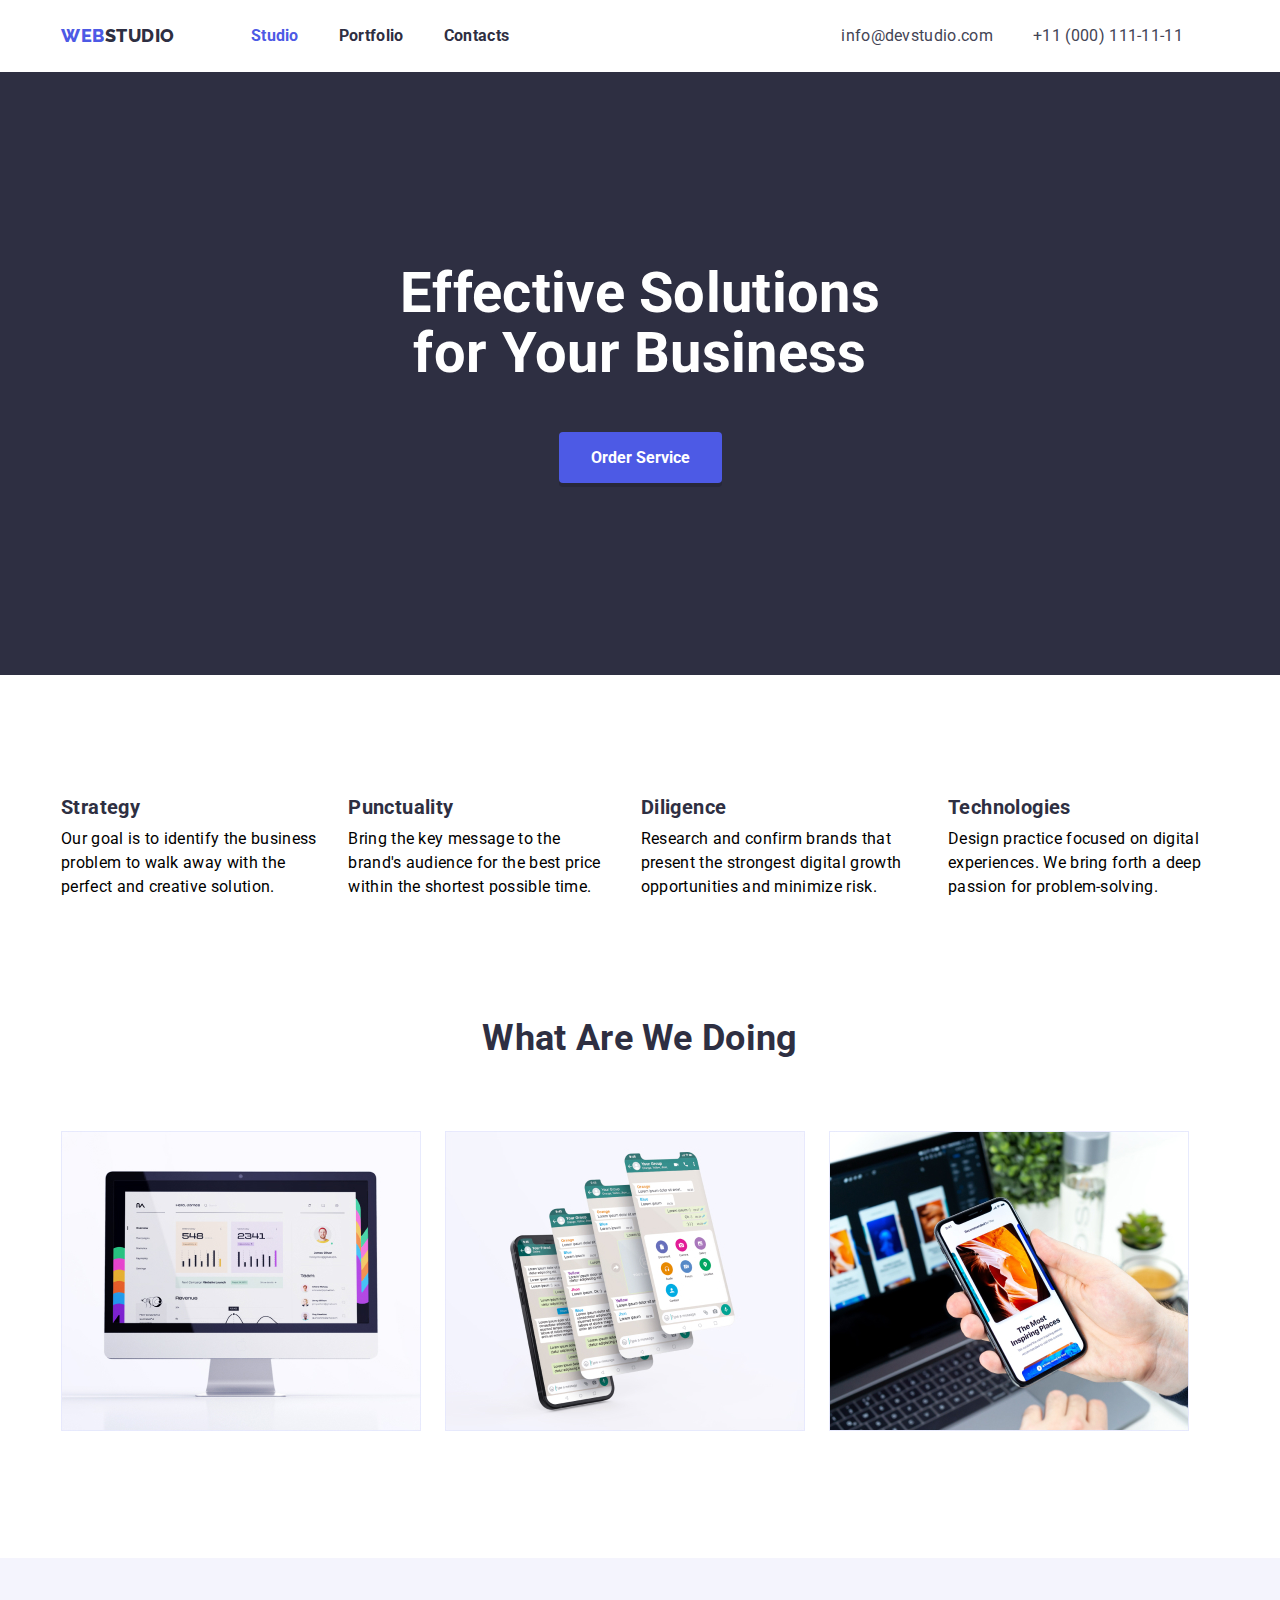
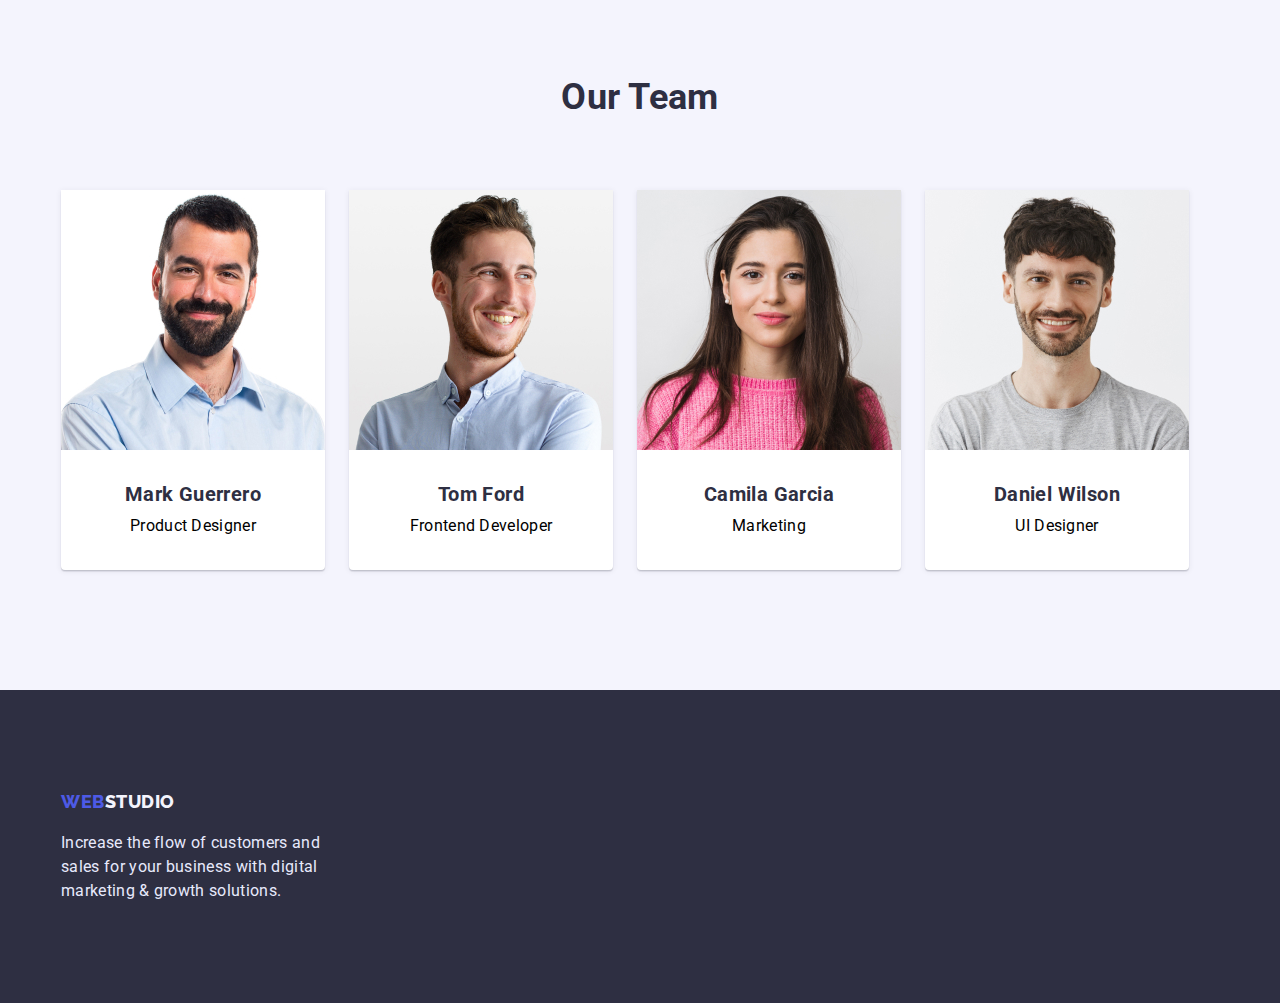
<file: index.html>
<!DOCTYPE html>
<html lang="en">
<head>
    <meta charset="UTF-8">
    <meta http-equiv="X-UA-Compatible" content="IE=edge">
    <meta name="viewport" content="width=device-width, initial-scale=1.0">
    <title>WEBSTUDIO</title>
    <link rel="preconnect" href="https://fonts.googleapis.com">
    <link rel="preconnect" href="https://fonts.gstatic.com" crossorigin>
    <link href="https://fonts.googleapis.com/css2?family=Raleway:wght@800&family=Roboto:wght@400;700&display=swap"
        rel="stylesheet">
    <link rel="stylesheet" href="https://cdnjs.cloudflare.com/ajax/libs/modern-normalize/1.1.0/modern-normalize.min.css">
    <link rel="stylesheet" href="./css/styles.css">
</head>
<body>

<!--HEADER-->

    <header class="page-header">
        <div class="container main-nav">
            <a href="./index.html" class="logo"> <span class="logo-accent">WEB</span>STUDIO</a>
            <nav>
                <ul class="site-nav list">
                    <li class="item"><a href="./index.html" class="link current">Studio</a></li>
                    <li class="item"><a href="./portfolio.html" class="link">Portfolio</a></li>
                    <li class="item"><a href="" class="link">Contacts</a></li>
                </ul>
            </nav>
            
            <ul class="site-contacts list">
                <li class="item"><a href="mailto:info@devstudio.com" class="link">info@devstudio.com</a></li>
                <li class="item"><a href="tel:+11(000)1111111" class="link">+11 (000) 111-11-11</a></li>
            </ul>
        </div> 
    </header>

    <!--MAIN-->

    <main>

        <!--Hero-->

         <section class="hero">
            <div class="container">
                <h1 class="hero-title">Effective Solutions<br> for Your Business</h1>
                <button class="hero-btn">Order Service</button>
            </div> 
        </section>

        <!--Benefits-->

        <section class="benefits">
            <div class="container">
                <h2 class="visually-hidden">Benefits</h2>
                <ul class="benefits-list list">
                    <li class="item">
                        <h3 class="title">Strategy</h3>
                        <p class="description">Our goal is to identify the business problem to walk away with the perfect and creative
                            solution.</p>
                    </li>
                    <li class="item">
                        <h3 class="title">Punctuality</h3>
                        <p class="description">Bring the key message to the brand's audience for the best price within the shortest
                            possible time.</p>
                    </li>
                    <li class="item">
                        <h3 class="title">Diligence</h3>
                        <p class="description">Research and confirm brands that present the strongest digital growth opportunities and
                            minimize risk.</p>
                    </li>
                    <li class="item">
                        <h3 class="title">Technologies</h3>
                        <p class="description">Design practice focused on digital experiences. We bring forth a deep passion for
                            problem-solving.</p>
                    </li>
                </ul>
            </div>
        </section>

        <!--Project examples-->

        <section class="projects">
            <div class="container">
                <h2 class="projects-title">What Are We Doing</h2>
                <ul class="projects-list list">
                    <li class="item"><img src="./images/photo-1.jpg" alt="Monitor" width="360" height="300"></li>
                    <li class="item"><img src="./images/photo-2.jpg" alt="Cellphone" width="360" height="300"></li>
                    <li class="item"><img src="./images/photo-3.jpg" alt="Laptop and cellphone" width="360" height="300"></li>
                </ul>
            </div>
        </section>

        <!--Team-->

        <section class="team">
            <div class="container">
                <h2 class="team-title">Our Team</h2>
                <ul class="team-list list">
                    <li class="team-item">
                        <img class="team-img" src="./images/img-1.jpg" alt="Product Designer photo" width="264" height="260"> 
                        <div class="card-text">
                            <h3 class="title">Mark Guerrero</h3>
                            <p class="description">Product Designer</p>
                        </div>
                
                    </li>
                    <li class="team-item">
                        <img class="team-img" src="./images/img-2.jpg" alt="Frontend Developer photo" width="264" height="260">
                        <div class="card-text">
                            <h3 class="title">Tom Ford</h3>
                            <p class="description">Frontend Developer</p>
                        </div>
                    </li>
                    <li class="team-item">
                        <img class="team-img" src="./images/img-3.jpg" alt="Marketing photo" width="264" height="260">
                        <div class="card-text">
                            <h3 class="title">Camila Garcia</h3>
                            <p class="description">Marketing</p>
                        </div>
                    </li>
                    <li class="team-item">
                        <img class="team-img" src="./images/img-4.jpg" alt="UI Designer photo" width="264" height="260">
                        <div class="card-text">
                            <h3 class="title">Daniel Wilson</h3>
                            <p class="description">UI Designer</p>
                        </div>
                    </li>
                </ul>
            </div>
        </section>
    </main>

    <!--FOOTER-->

    <footer class="ftr">
        <div class="container">
            <a href="./index.html" class="logo"> <span class="logo-accent">WEB</span><span class="logo-ftr">STUDIO</span></a>
            <p class="ftr-text">Increase the flow of customers and sales for your business with digital marketing & growth solutions.</p>
        </div>
    </footer>

</body>
</html>
</file>
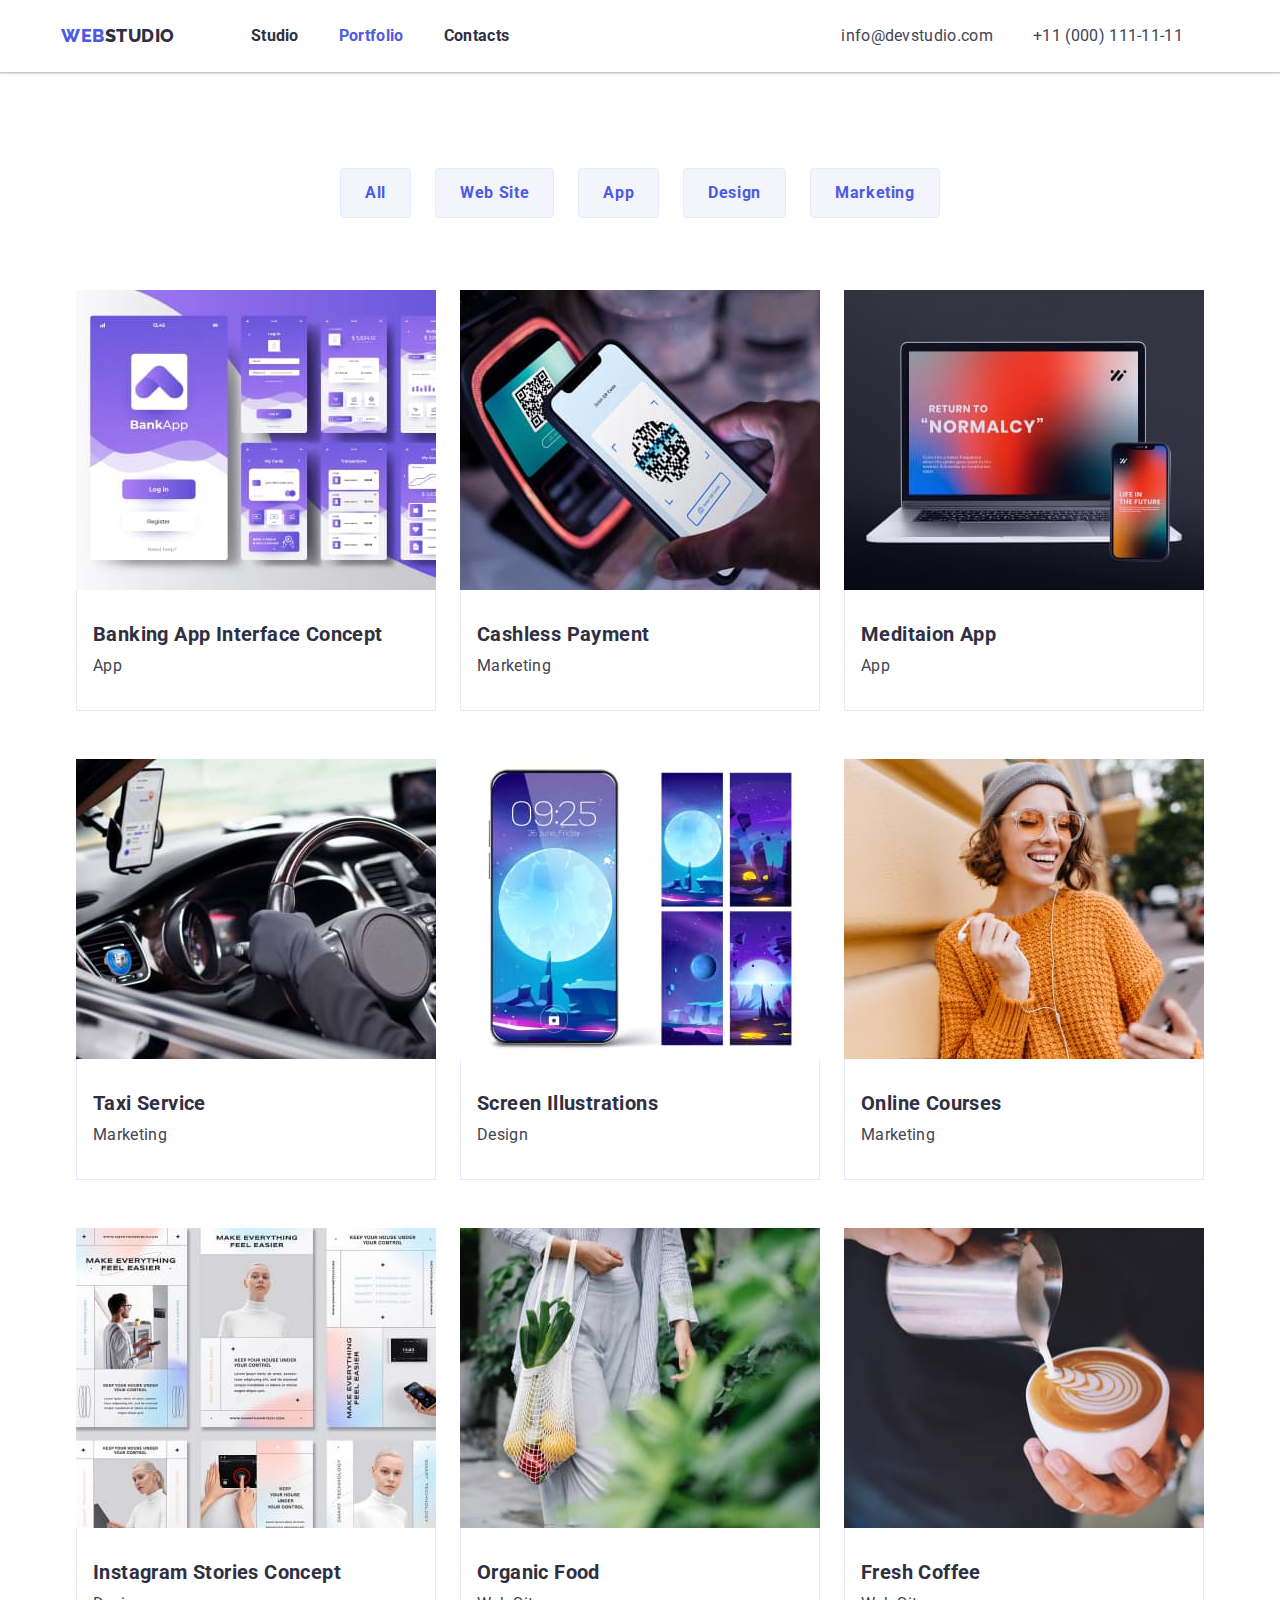
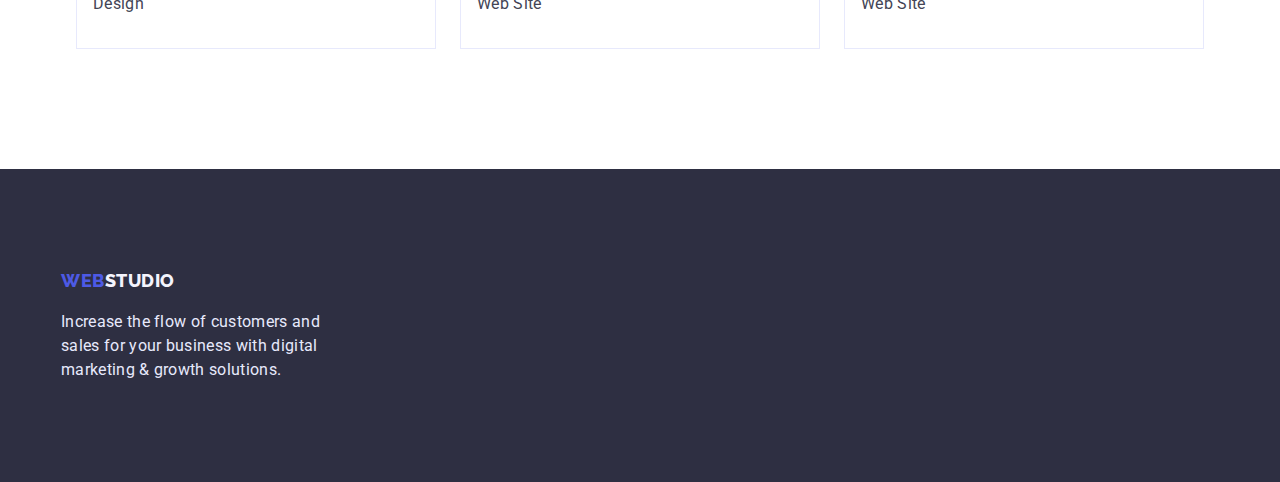
<file: portfolio.html>
<!DOCTYPE html>
<html lang="en">
<head>
    <meta charset="UTF-8">
    <meta http-equiv="X-UA-Compatible" content="IE=edge">
    <meta name="viewport" content="width=device-width, initial-scale=1.0">
    <title>Portfolio</title>
    <link rel="preconnect" href="https://fonts.googleapis.com">
    <link rel="preconnect" href="https://fonts.gstatic.com" crossorigin>
    <link href="https://fonts.googleapis.com/css2?family=Raleway:wght@800&family=Roboto:wght@400;700&display=swap"
        rel="stylesheet">
    <link rel="stylesheet" href="https://cdnjs.cloudflare.com/ajax/libs/modern-normalize/1.1.0/modern-normalize.min.css">
    <link rel="stylesheet" href="./css/styles.css">
</head>
<body>

    <!--HEADER-->
    
    <header class="page-header">
        <div class="container main-nav">
            <a href="./index.html" class="logo"> <span class="logo-accent">WEB</span>STUDIO</a>
            <nav>
                <ul class="site-nav list">
                    <li class="item"><a href="./index.html" class="link">Studio</a></li>
                    <li class="item"><a href="./portfolio.html" class="link current">Portfolio</a></li>
                    <li class="item"><a href="" class="link">Contacts</a></li>
                </ul>
            </nav>
    
            <ul class="site-contacts list">
                <li class="item"><a href="mailto:info@devstudio.com" class="link">info@devstudio.com</a></li>
                <li class="item"><a href="tel:+11(000)1111111" class="link">+11 (000) 111-11-11</a></li>
            </ul>
        </div>
    </header>
    
<!--PORTFOLIO-->

    <main>
          
        <section class="portfolio">
            <div class="container">
                <h1 class="visually-hidden">Portfolio</h1>
                
                <!--POPRTGOLIO BUTTONS-->
                
                <!-- <h2 class="visually-hidden">Project Types</h2> -->
                <ul class="btn-list list">
                    <li class="item"><button type="button" class="portfolio-btn">All</button></li>
                    <li class="item"><button type="button" class="portfolio-btn">Web Site</button></li>
                    <li class="item"><button type="button" class="portfolio-btn">App</button></li>
                    <li class="item"><button type="button" class="portfolio-btn">Design</button></li>
                    <li class="item"><button type="button" class="portfolio-btn">Marketing</button></li>
                </ul>
                
                <!--PROJECTS LIST-->
                
                <!-- <h2 class="visually-hidden">Projects List</h2> -->
                <ul class="project-list list">
                    <li class="portfolio-project">
                        <a href="">
                            <img class="portfolio-img" src="./images/project-1.jpg" alt="Banking App" width="360px" height="300px">
                            <div class="project-text">
                                <h3 class="title">Banking App Interface Concept</h3>
                                <p class="project-type">App</p>
                            </div>
                            <!-- <p class="project-description">14 Stylish and User-Friendly App Design Concepts · Task Manager App · Calorie Tracker App · Exotic Fruit
                                            Ecommerce
                                            App ·
                                            Cloud Storage App</p> -->
                        </a>
                    </li>
                    <li class="portfolio-project">
                        <a href="">
                            <img class="portfolio-img" src="./images/project-2.jpg" alt="Cellphone with QR code reader" width="360px" height="300px">
                            <div class="project-text">
                                <h3 class="title">Cashless Payment</h3>
                                <p class="project-type">Marketing</p>
                            </div>
                            <!-- <p class="project-description">14 Stylish and User-Friendly App Design Concepts · Task Manager App · Calorie Tracker App · Exotic Fruit
                                            Ecommerce
                                            App ·
                                            Cloud Storage App</p> -->
                        </a>
                    </li>
                    <li class="portfolio-project">
                        <a href="">
                            <img class="portfolio-img" src="./images/project-3.jpg" alt="Laptop and cellphone" width="360px" height="300px">
                            <div class="project-text">
                                <h3 class="title">Meditaion App</h3>
                                <p class="project-type">App</p>
                            </div>
                            <!-- <p class="project-description">14 Stylish and User-Friendly App Design Concepts · Task Manager App · Calorie Tracker App · Exotic Fruit
                                            Ecommerce
                                            App ·
                                            Cloud Storage App</p> -->
                        </a>
                    </li>
                    <li class="portfolio-project">
                        <a href="">
                            <img class="portfolio-img" src="./images/project-4.jpg" alt="Car interior" width="360px" height="300px">
                            <div class="project-text">
                                <h3 class="title">Taxi Service</h3>
                                <p class="project-type">Marketing</p>
                            </div>
                            <!-- <p class="project-description">14 Stylish and User-Friendly App Design Concepts · Task Manager App · Calorie Tracker App · Exotic Fruit
                                            Ecommerce
                                            App ·
                                            Cloud Storage App</p> -->
                        </a>
                    </li>
                    <li class="portfolio-project">
                        <a href="">
                            <img class="portfolio-img" src="./images/project-5.jpg" alt="Cellphone screens" width="360px" height="300px">
                            <div class="project-text">
                                <h3 class="title">Screen Illustrations</h3>
                                <p class="project-type">Design</p>
                            </div>
                            <!-- <p class="project-description">14 Stylish and User-Friendly App Design Concepts · Task Manager App · Calorie Tracker App · Exotic Fruit
                                            Ecommerce
                                            App ·
                                            Cloud Storage App</p> -->
                        </a>
                    </li>
                    <li class="portfolio-project">
                        <a href="">
                            <img class="portfolio-img" src="./images/project-6.jpg" alt="Woman with a cellphone" width="360px" height="300px">
                            <div class="project-text">
                                <h3 class="title">Online Courses</h3>
                                <p class="project-type">Marketing</p>
                            </div>
                            <!-- <p class="project-description">14 Stylish and User-Friendly App Design Concepts · Task Manager App · Calorie Tracker App · Exotic Fruit
                                            Ecommerce
                                            App ·
                                            Cloud Storage App</p> -->
                        </a>
                    </li>
                    <li class="portfolio-project">
                        <a href="">
                            <img class="portfolio-img" src="./images/project-7.jpg" alt="Instagram pages" width="360px" height="300px">
                            <div class="project-text">
                                <h3 class="title">Instagram Stories Concept</h3>
                                <p class="project-type">Design</p>
                            </div>
                            <!-- <p class="project-description">14 Stylish and User-Friendly App Design Concepts · Task Manager App · Calorie Tracker App · Exotic Fruit
                                            Ecommerce
                                            App ·
                                            Cloud Storage App</p> -->
                        </a>
                    </li>
                    <li class="portfolio-project">
                        <a href="">
                            <img class="portfolio-img" src="./images/project-8.jpg" alt="Woman with fruit and vegetables" width="360px" height="300px">
                            <div class="project-text">
                                <h3 class="title">Organic Food</h3>
                                <p class="project-type">Web Site</p>
                            </div>
                            <!-- <p class="project-description">14 Stylish and User-Friendly App Design Concepts · Task Manager App · Calorie Tracker App · Exotic Fruit
                                            Ecommerce
                                            App ·
                                            Cloud Storage App</p> -->
                        </a>
                    </li>
                    <li class="portfolio-project">
                        <a href="">
                            <img class="portfolio-img" src="./images/project-9.jpg" alt="Barista is making coffee" width="360px" height="300px">
                            <div class="project-text">
                                <h3 class="title">Fresh Coffee</h3>
                                <p class="project-type">Web Site</p>
                            </div>
                            <!-- <p class="project-description">14 Stylish and User-Friendly App Design Concepts · Task Manager App · Calorie Tracker App · Exotic Fruit
                                            Ecommerce
                                            App ·
                                            Cloud Storage App</p> -->
                        </a>
                    </li>
                </ul>
            </div>         
        </section>
    </main>

    <!--FOOTER-->

    <footer class="ftr">
        <div class="container">
            <a href="./index.html" class="logo"> <span class="logo-accent">WEB</span><span
                    class="logo-ftr">STUDIO</span></a>
            <p class="ftr-text">Increase the flow of customers and sales for your business with digital marketing & growth
                solutions.</p>
        </div>
    </footer>
    
</body>
</html>
</file>
<file: css/styles.css>
/* conteiner width: 1128
gutter: 24
total container width: 1152 */


:root {
--primary-text-color: #434455;
--title-text-color: #2E2F42;
--hero-text-color: #FFFFFF;
--accent-color: #4D5AE5;
--footer-logo-color: #F4F4FD;
--footer-text-color: #E7E9FC;
--primary-bg-color: #FFFFFF; 
--secondary-bg-color: #2E2F42;
--additional-bg-color: #F4F4FD;
}

/* index.html */

/* General formatting */

*,
*::before,
*::after {
    box-sizing: inherit;
}

body {
    background-color: var(--primary-bg-color)
    color: var(--primary-text-color);
    font-family: 'Roboto', sans-serif;
    font-size: 16px;
    line-height: 1.5;
    letter-spacing: 0.02em;
}

/* ul {
    list-style: none;
} */

.list {
    padding: 0;
    margin: 0;
    list-style: none;
}

a {
    text-decoration: none;
}

.visually-hidden {
    position: absolute;
    white-space: nowrap;
    width: 1px;
    height: 1px;
    overflow: hidden;
    border: 0;
    padding: 0;
    clip: rect(0 0 0 0);
    clip-path: inset(50%);
    margin: -1px;
}
.title {
    color: var(--title-text-color);
    font-weight: 700;
    font-size: 20px;
    line-height: 1.2;
    letter-spacing: 0.02em;
}

.container {
    width: 1158px;
    padding-left: 15px;
    padding-right: 15px;
    margin-left: auto;
    margin-right: auto;
}


/* Header styles*/

.page-header {
    border: 0;
    box-shadow: 
    0px 1px 6px rgba(46, 47, 66, 0.08), 
    0px 1px 1px rgba(46, 47, 66, 0.16),
    0px 2px 1px rgba(46, 47, 66, 0.08);

    margin-top: 0;
    margin-bottom: 0;
    /* padding-top: 24px;
    padding-bottom: 24px; */
}

/* Main-nav styles */

.main-nav {
    display: flex;
    align-items: center;
    height: 72px;
}

/* Logo styles */

.logo {
    margin-right: 76px;
    
    color: var(--title-text-color);
    font-family: 'Raleway', sans-serif;
    font-weight: 800;
    font-size: 18px;
    line-height: 1.33;
    letter-spacing: 0.03em;
    text-align: left;
    /* margin-right: 76px; */
}
.logo-accent {
    color: var(--accent-color);
}

/* Site navigation styles */

.site-nav {
    display: flex;
    margin-right: 332px;
}
/* .site-nav .item + .item {
    margin-left: 40px;
} */
.site-nav .item:not(:last-child) {
    margin-right: 40px;
}
.site-nav .link {
    display: block;
    padding-top: 24px;
    padding-bottom: 24px;

    color: var(--title-text-color);
    font-weight: 700;
    text-align: left; 
}
.site-nav .link:hover,
.site-nav .link:focus {
    color: var(--accent-color);
}
.link.current {
    color: var(--accent-color)
}

/* Contacts styles */

.site-contacts {
    display: flex;
}
.site-contacts .item:not(:last-child) {
    margin-right: 40px;
}
.site-contacts .link {
    color: var(--primary-text-color);
}
.site-contacts .link:hover,
.site-contacts .link:focus {
    color: var(--accent-color);
}

/* Hero styles*/

.hero {
    background: var(--secondary-bg-color);
    text-align: center;
    padding-top: 192px;
    padding-bottom: 192px;
    /* margin-bottom: 120px; */
}
.hero-title {
    margin-top: 0;
    margin-bottom: 48px;

    color: var(--hero-text-color);
    font-weight: 700;
    font-size: 56px;
    line-height: 1.07;
    }
.hero-btn {
    padding: 16px 32px;
    /* min-width: 170px; */

    color: var(--hero-text-color);
    background-color: var(--accent-color);
    font-weight: 700;
    font-size: 16px;
    line-height: 1.19;
    text-align: center;

    border: none;
    border-radius: 4px;
    box-shadow: 0px 4px rgba(0, 0, 0, 0.15);

    cursor: pointer;   
   }

/* Benefits styles */

.benefits {
    margin-top: 0;
    margin-bottom: 0;
    padding-top: 120px;
    padding-bottom: 120px;
    text-align: left;
}
.benefits-list {
    display: flex;
}
.benefits-list .item:not(:last-child) {
    margin-right: 24px;
}
.benefits .title {
    margin-top: 0;
    margin-bottom: 8px;  
}
.benefits .description {
    margin-top: 0;
    margin-bottom: 0;
}

/* Projects examples styles */
.projects {
    margin-top: 0;
    margin-bottom: 0;
    padding-bottom: 120px;
}
.projects-title {
    margin-top: 0;
    margin-bottom: 72px;

    color: var(--title-text-color);
    font-weight: 700;
    font-size: 36px;
    line-height: 1.11;
    text-align: center;
}
.projects-list {
    display: flex;
}
.projects-list .item:not(:last-child) {
    margin-right: 24px;
}

/* Team styles */

.team {
    margin-top: 0;
    margin-bottom: 0;
    padding-top: 120px;
    padding-bottom: 120px;
    background: var(--additional-bg-color);
    text-align: center;
}
.team-title {
    margin-top: 0;
    margin-bottom: 72px;
  
    color: var(--title-text-color);
    font-weight: 700;
    font-size: 36px;
    line-height: 1.11;
}
.team-list {
    display: flex;
}
.team-list .team-item:not(:last-child) {
    margin-right: 24px;
}
.team-item {
    background: var(--primary-bg-color);

    border-bottom-left-radius: 4px;
    border-bottom-right-radius: 4px;
   
    box-shadow: 
    0px 2px 1px rgba(46, 47, 66, 0.08),
    0px 1px 1px rgba(46, 47, 66, 0.16),
    0px 1px 6px rgba(46, 47, 66, 0.08);
}
.team-item .title {
    margin-top: 0px;
    margin-bottom: 8px;
}
.team-item .description {
    margin-top: 0;
    margin-bottom: 0;
}
.team-img {
    display: block;
}
.card-text {
    margin-top: 0;
    margin-bottom: 0;
    padding: 32px 16px;
}

/* Footer styles */

.ftr {
    margin-top: 0;
    margin-bottom: 0;
    padding-top: 100px;
    padding-bottom: 100px;
    background: var(--secondary-bg-color);
}
.logo-ftr {
    color: var(--footer-logo-color);
    font-family: 'Raleway', sans-serif;
    font-weight: 800;
    font-size: 18px;
    line-height: 1.17;
    text-align: left;
    letter-spacing: 0.03em;
}
.ftr-text{
    margin-top: 16px;
    margin-bottom: 0;
    color: var(--footer-text-color);
    width: 264px;
}

/* portfolio.html */

/* Filter buttons styles */

.portfolio {
    padding-top: 96px;
    padding-bottom: 120px;
}
.btn-list {
    display: flex;
    justify-content: center;
    margin-bottom: 72px;
    text-align: center;
}
.btn-list .item:not(:last-child) {
    margin-right: 24px;
}
.portfolio-btn {
    padding: 12px 24px;

    color: var(--accent-color);
    background-color: var(--additional-bg-color);
    font-weight: 700;
    font-family: inherit;
    font-size: 16px;
    line-height: 1.5;
    text-align: center;
    letter-spacing: 0.04em;

    border: 1px solid var(--footer-text-color);
    border-radius: 4px;
    cursor: pointer;
}
.portfolio-btn:hover,
.portfolio-btn:focus {
    color: var(--hero-text-color);
    background-color: var(--accent-color);
}

/* Projects styles */

.project-list {
    display: flex;
    flex-wrap: wrap;
    justify-content: center;
}

.portfolio-project {
    box-sizing: border-box;
    margin-right: 24px;
    margin-bottom: 48px;
}
.portfolio-project:nth-child(3n) {
    margin-right: 0;
}
.portfolio-project:nth-last-child(-n+3) {
    margin-bottom: 0;
}
.portfolio-img {
    display: block;
}
.project-list .title {
    margin-top: 0;
    margin-bottom: 8px; 
    text-align: left;
}
.project-type {
    margin-top: 0;
    margin-bottom: 0;

    color: var(--primary-text-color);
    text-align: left; 
    letter-spacing: 0.02em;
}
.project-text {
    padding-top: 32px;
    padding-bottom: 32px;
    padding-left: 16px;

    border: 1px solid var(--footer-text-color);
    border-top: none;

}
/* .project-description {
    color: var(--footer-logo-color);
    text-align: left;  
    letter-spacing: 0.02em;
} */
</file>
